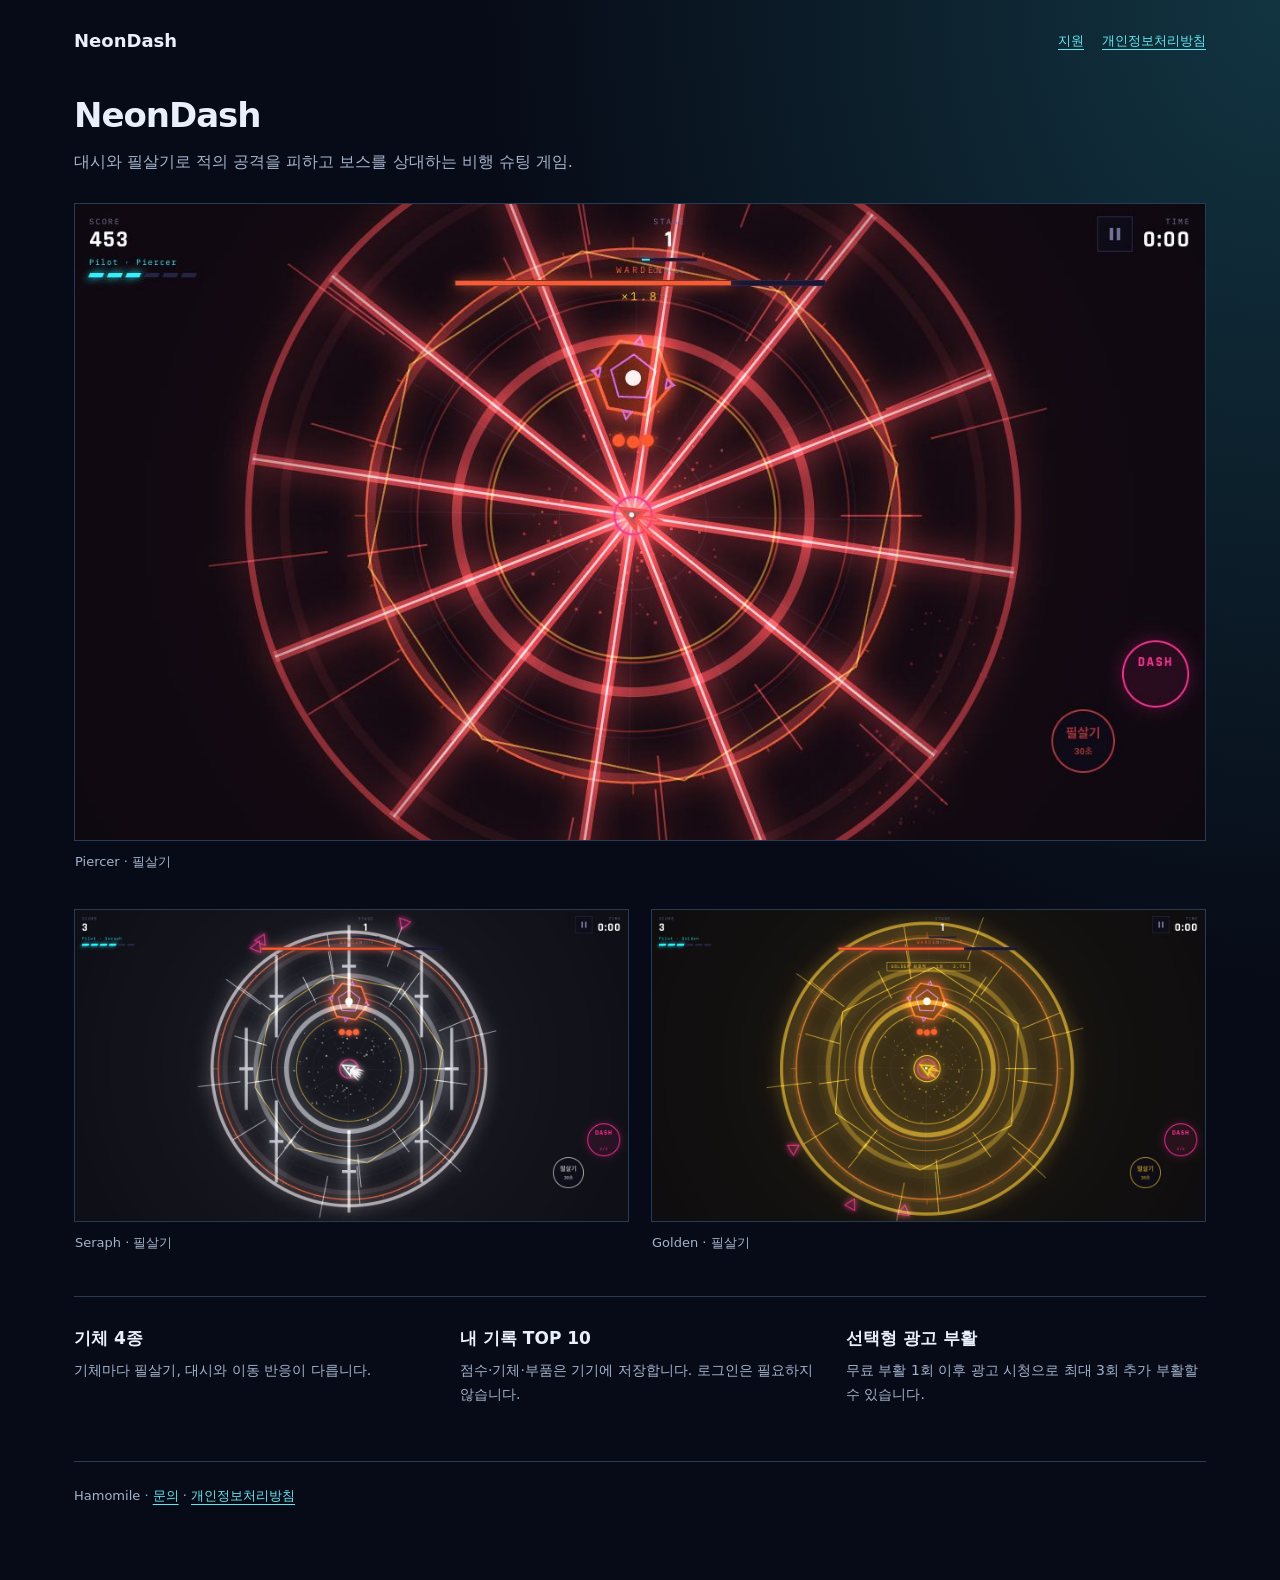
<file: index.html>
<!doctype html><html lang="ko"><head><meta charset="utf-8"><meta name="viewport" content="width=device-width,initial-scale=1"><meta name="description" content="NeonDash 비행 슈팅 게임의 플레이 화면, 지원 및 개인정보처리방침"><title>NeonDash · Hamomile</title><link rel="stylesheet" href="site.css"></head><body><main class="game-home"><header class="site-header"><span class="site-name">NeonDash</span><nav aria-label="사이트 메뉴"><a href="neondash-support.html">지원</a><a href="neondash-privacy.html">개인정보처리방침</a></nav></header><section class="game-intro"><h1>NeonDash</h1><p>대시와 필살기로 적의 공격을 피하고 보스를 상대하는 비행 슈팅 게임.</p></section><figure class="hero-shot"><img src="piercer-ultimate.jpg" alt="Piercer의 관통 광선 필살기를 사용하는 실제 게임 화면" width="1280" height="720"><figcaption>Piercer · 필살기</figcaption></figure><section class="shot-grid" aria-label="게임 플레이 화면"><figure><img src="seraph-ultimate.jpg" alt="Seraph의 필살기와 보스전 화면" width="1280" height="720" loading="lazy"><figcaption>Seraph · 필살기</figcaption></figure><figure><img src="golden-ultimate.jpg" alt="Golden의 금빛 충격파 필살기와 보호막 화면" width="1280" height="720" loading="lazy"><figcaption>Golden · 필살기</figcaption></figure></section><section class="game-facts"><div><h2>기체 4종</h2><p>기체마다 필살기, 대시와 이동 반응이 다릅니다.</p></div><div><h2>내 기록 TOP 10</h2><p>점수·기체·부품은 기기에 저장합니다. 로그인은 필요하지 않습니다.</p></div><div><h2>선택형 광고 부활</h2><p>무료 부활 1회 이후 광고 시청으로 최대 3회 추가 부활할 수 있습니다.</p></div></section><footer>Hamomile · <a href="neondash-support.html">문의</a> · <a href="neondash-privacy.html">개인정보처리방침</a></footer></main></body></html>
</file>
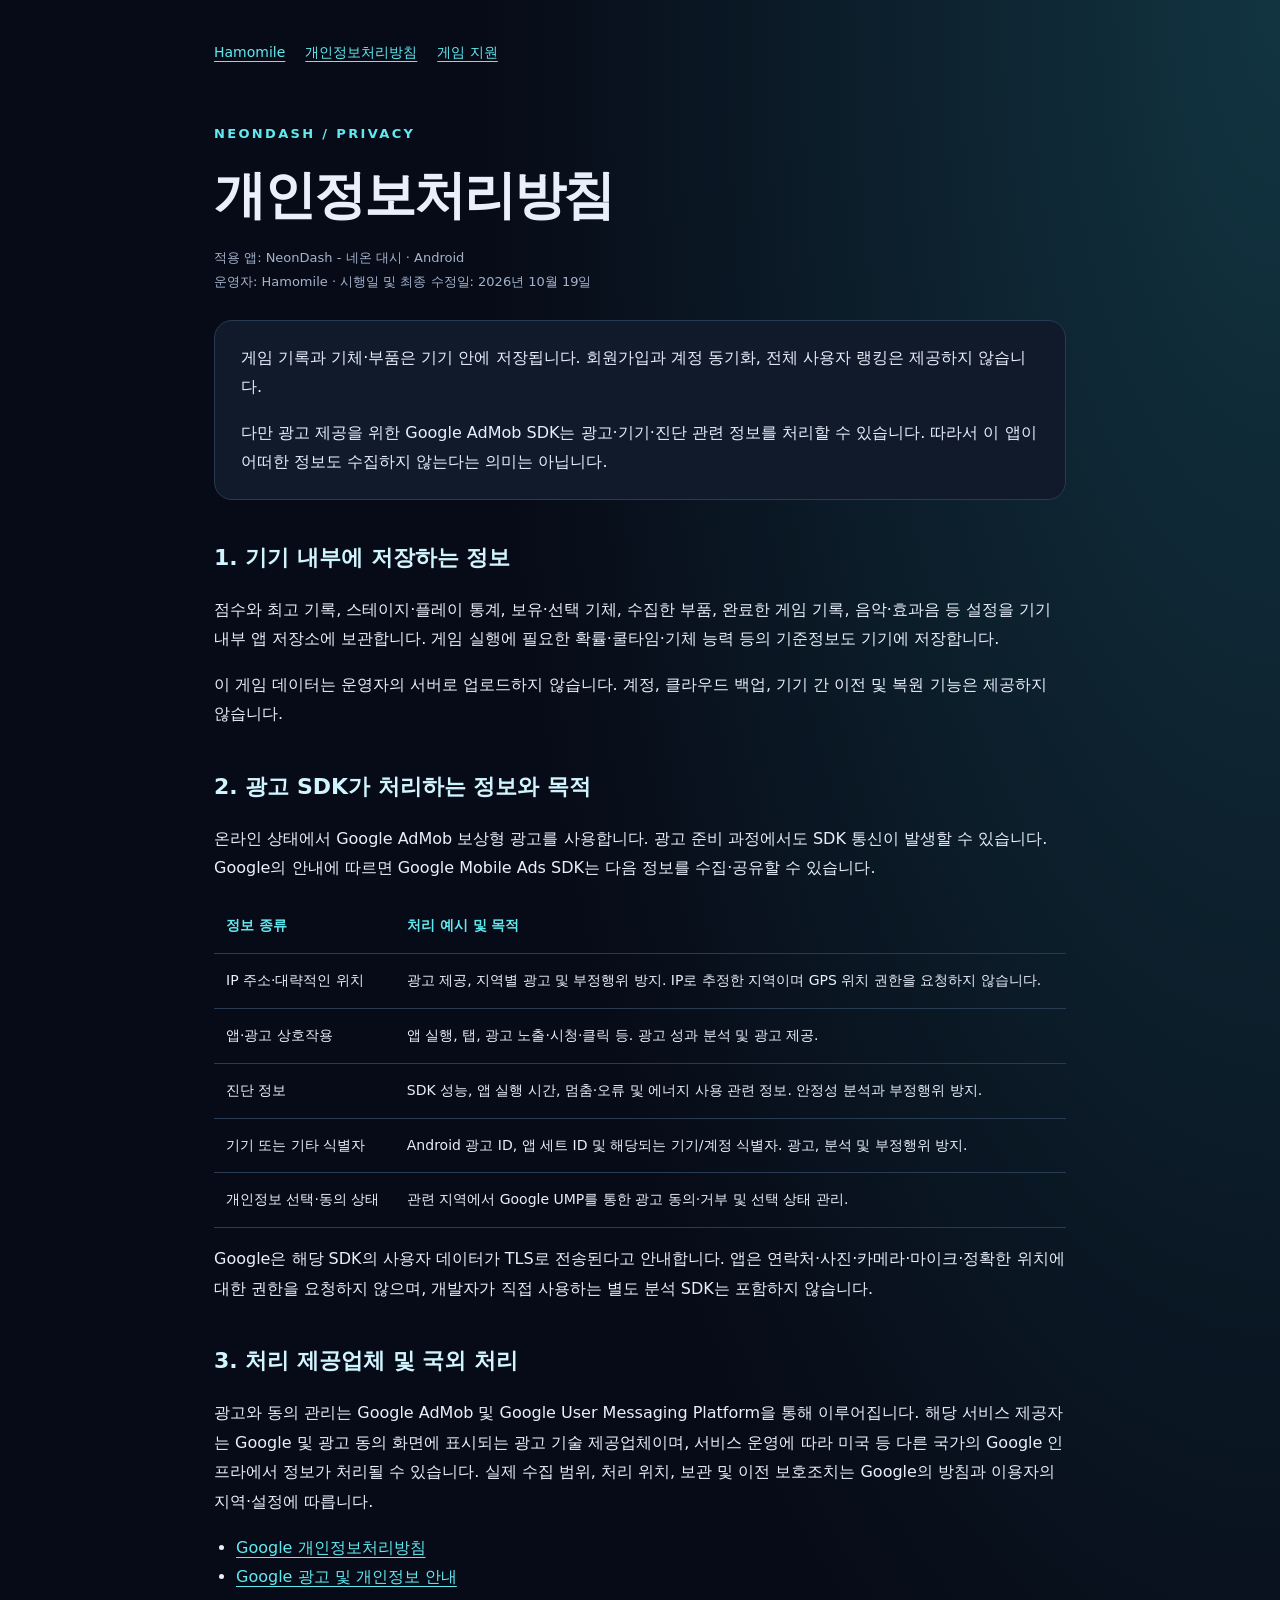
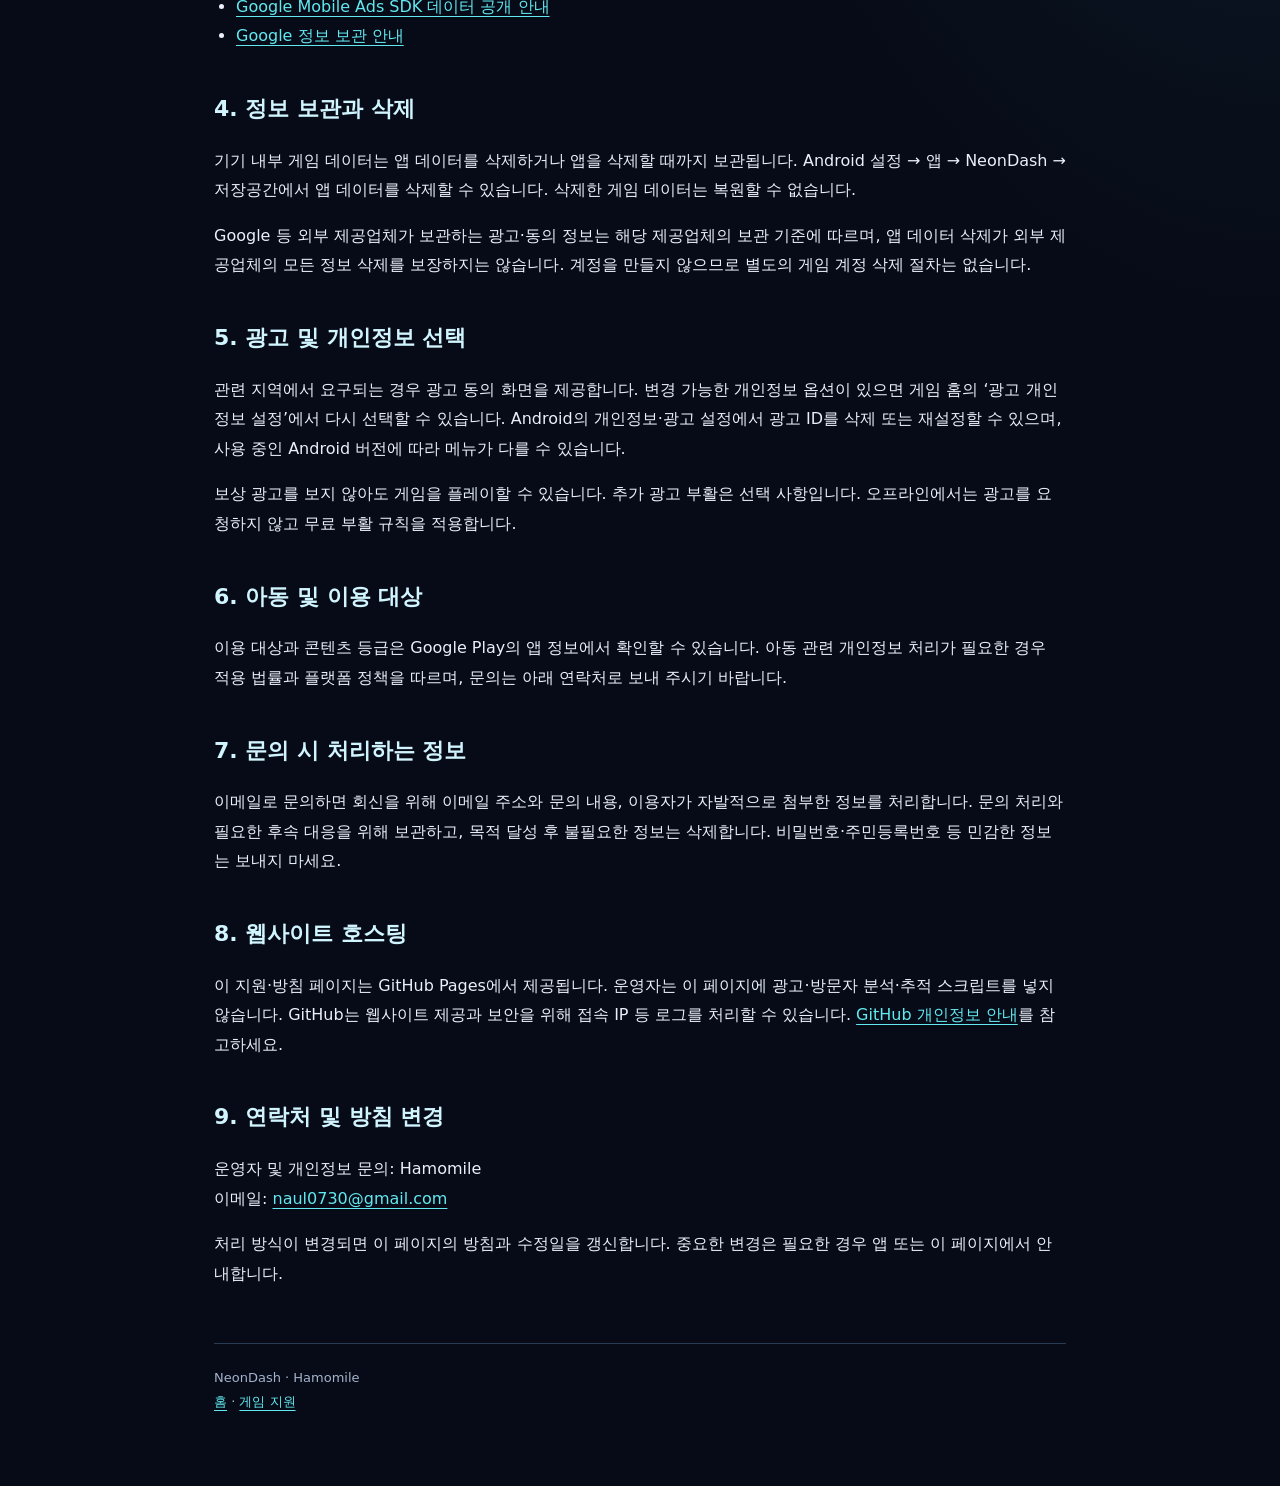
<file: neondash-privacy.html>
<!doctype html><html lang="ko"><head><meta charset="utf-8"><meta name="viewport" content="width=device-width,initial-scale=1"><meta name="description" content="NeonDash의 기기 내 저장, Google AdMob 광고 및 개인정보 처리 안내"><title>NeonDash 개인정보처리방침 · Hamomile</title><link rel="stylesheet" href="site.css"></head><body><main><nav aria-label="사이트 메뉴"><a href="index.html">Hamomile</a><a href="neondash-privacy.html" aria-current="page">개인정보처리방침</a><a href="neondash-support.html">게임 지원</a></nav><p class="brand">NEONDASH / PRIVACY</p><h1>개인정보처리방침</h1><p class="meta">적용 앱: NeonDash - 네온 대시 · Android<br>운영자: Hamomile · 시행일 및 최종 수정일: 2026년 10월 19일</p><div class="card"><p>게임 기록과 기체·부품은 기기 안에 저장됩니다. 회원가입과 계정 동기화, 전체 사용자 랭킹은 제공하지 않습니다.</p><p>다만 광고 제공을 위한 Google AdMob SDK는 광고·기기·진단 관련 정보를 처리할 수 있습니다. 따라서 이 앱이 어떠한 정보도 수집하지 않는다는 의미는 아닙니다.</p></div><h2>1. 기기 내부에 저장하는 정보</h2><p>점수와 최고 기록, 스테이지·플레이 통계, 보유·선택 기체, 수집한 부품, 완료한 게임 기록, 음악·효과음 등 설정을 기기 내부 앱 저장소에 보관합니다. 게임 실행에 필요한 확률·쿨타임·기체 능력 등의 기준정보도 기기에 저장합니다.</p><p>이 게임 데이터는 운영자의 서버로 업로드하지 않습니다. 계정, 클라우드 백업, 기기 간 이전 및 복원 기능은 제공하지 않습니다.</p><h2>2. 광고 SDK가 처리하는 정보와 목적</h2><p>온라인 상태에서 Google AdMob 보상형 광고를 사용합니다. 광고 준비 과정에서도 SDK 통신이 발생할 수 있습니다. Google의 안내에 따르면 Google Mobile Ads SDK는 다음 정보를 수집·공유할 수 있습니다.</p><div class="table-scroll"><table><thead><tr><th>정보 종류</th><th>처리 예시 및 목적</th></tr></thead><tbody><tr><td>IP 주소·대략적인 위치</td><td>광고 제공, 지역별 광고 및 부정행위 방지. IP로 추정한 지역이며 GPS 위치 권한을 요청하지 않습니다.</td></tr><tr><td>앱·광고 상호작용</td><td>앱 실행, 탭, 광고 노출·시청·클릭 등. 광고 성과 분석 및 광고 제공.</td></tr><tr><td>진단 정보</td><td>SDK 성능, 앱 실행 시간, 멈춤·오류 및 에너지 사용 관련 정보. 안정성 분석과 부정행위 방지.</td></tr><tr><td>기기 또는 기타 식별자</td><td>Android 광고 ID, 앱 세트 ID 및 해당되는 기기/계정 식별자. 광고, 분석 및 부정행위 방지.</td></tr><tr><td>개인정보 선택·동의 상태</td><td>관련 지역에서 Google UMP를 통한 광고 동의·거부 및 선택 상태 관리.</td></tr></tbody></table></div><p>Google은 해당 SDK의 사용자 데이터가 TLS로 전송된다고 안내합니다. 앱은 연락처·사진·카메라·마이크·정확한 위치에 대한 권한을 요청하지 않으며, 개발자가 직접 사용하는 별도 분석 SDK는 포함하지 않습니다.</p><h2>3. 처리 제공업체 및 국외 처리</h2><p>광고와 동의 관리는 Google AdMob 및 Google User Messaging Platform을 통해 이루어집니다. 해당 서비스 제공자는 Google 및 광고 동의 화면에 표시되는 광고 기술 제공업체이며, 서비스 운영에 따라 미국 등 다른 국가의 Google 인프라에서 정보가 처리될 수 있습니다. 실제 수집 범위, 처리 위치, 보관 및 이전 보호조치는 Google의 방침과 이용자의 지역·설정에 따릅니다.</p><ul><li><a href="https://policies.google.com/privacy?hl=ko">Google 개인정보처리방침</a></li><li><a href="https://policies.google.com/technologies/ads?hl=ko">Google 광고 및 개인정보 안내</a></li><li><a href="https://developers.google.com/admob/android/privacy/play-data-disclosure">Google Mobile Ads SDK 데이터 공개 안내</a></li><li><a href="https://policies.google.com/technologies/retention?hl=ko">Google 정보 보관 안내</a></li></ul><h2>4. 정보 보관과 삭제</h2><p>기기 내부 게임 데이터는 앱 데이터를 삭제하거나 앱을 삭제할 때까지 보관됩니다. Android 설정 → 앱 → NeonDash → 저장공간에서 앱 데이터를 삭제할 수 있습니다. 삭제한 게임 데이터는 복원할 수 없습니다.</p><p>Google 등 외부 제공업체가 보관하는 광고·동의 정보는 해당 제공업체의 보관 기준에 따르며, 앱 데이터 삭제가 외부 제공업체의 모든 정보 삭제를 보장하지는 않습니다. 계정을 만들지 않으므로 별도의 게임 계정 삭제 절차는 없습니다.</p><h2>5. 광고 및 개인정보 선택</h2><p>관련 지역에서 요구되는 경우 광고 동의 화면을 제공합니다. 변경 가능한 개인정보 옵션이 있으면 게임 홈의 ‘광고 개인정보 설정’에서 다시 선택할 수 있습니다. Android의 개인정보·광고 설정에서 광고 ID를 삭제 또는 재설정할 수 있으며, 사용 중인 Android 버전에 따라 메뉴가 다를 수 있습니다.</p><p>보상 광고를 보지 않아도 게임을 플레이할 수 있습니다. 추가 광고 부활은 선택 사항입니다. 오프라인에서는 광고를 요청하지 않고 무료 부활 규칙을 적용합니다.</p><h2>6. 아동 및 이용 대상</h2><p>이용 대상과 콘텐츠 등급은 Google Play의 앱 정보에서 확인할 수 있습니다. 아동 관련 개인정보 처리가 필요한 경우 적용 법률과 플랫폼 정책을 따르며, 문의는 아래 연락처로 보내 주시기 바랍니다.</p><h2>7. 문의 시 처리하는 정보</h2><p>이메일로 문의하면 회신을 위해 이메일 주소와 문의 내용, 이용자가 자발적으로 첨부한 정보를 처리합니다. 문의 처리와 필요한 후속 대응을 위해 보관하고, 목적 달성 후 불필요한 정보는 삭제합니다. 비밀번호·주민등록번호 등 민감한 정보는 보내지 마세요.</p><h2>8. 웹사이트 호스팅</h2><p>이 지원·방침 페이지는 GitHub Pages에서 제공됩니다. 운영자는 이 페이지에 광고·방문자 분석·추적 스크립트를 넣지 않습니다. GitHub는 웹사이트 제공과 보안을 위해 접속 IP 등 로그를 처리할 수 있습니다. <a href="https://docs.github.com/en/site-policy/privacy-policies/github-general-privacy-statement">GitHub 개인정보 안내</a>를 참고하세요.</p><h2>9. 연락처 및 방침 변경</h2><p>운영자 및 개인정보 문의: Hamomile<br>이메일: <a href="mailto:naul0730@gmail.com">naul0730@gmail.com</a></p><p>처리 방식이 변경되면 이 페이지의 방침과 수정일을 갱신합니다. 중요한 변경은 필요한 경우 앱 또는 이 페이지에서 안내합니다.</p><footer>NeonDash · Hamomile<br><a href="index.html">홈</a> · <a href="neondash-support.html">게임 지원</a></footer></main></body></html>
</file>
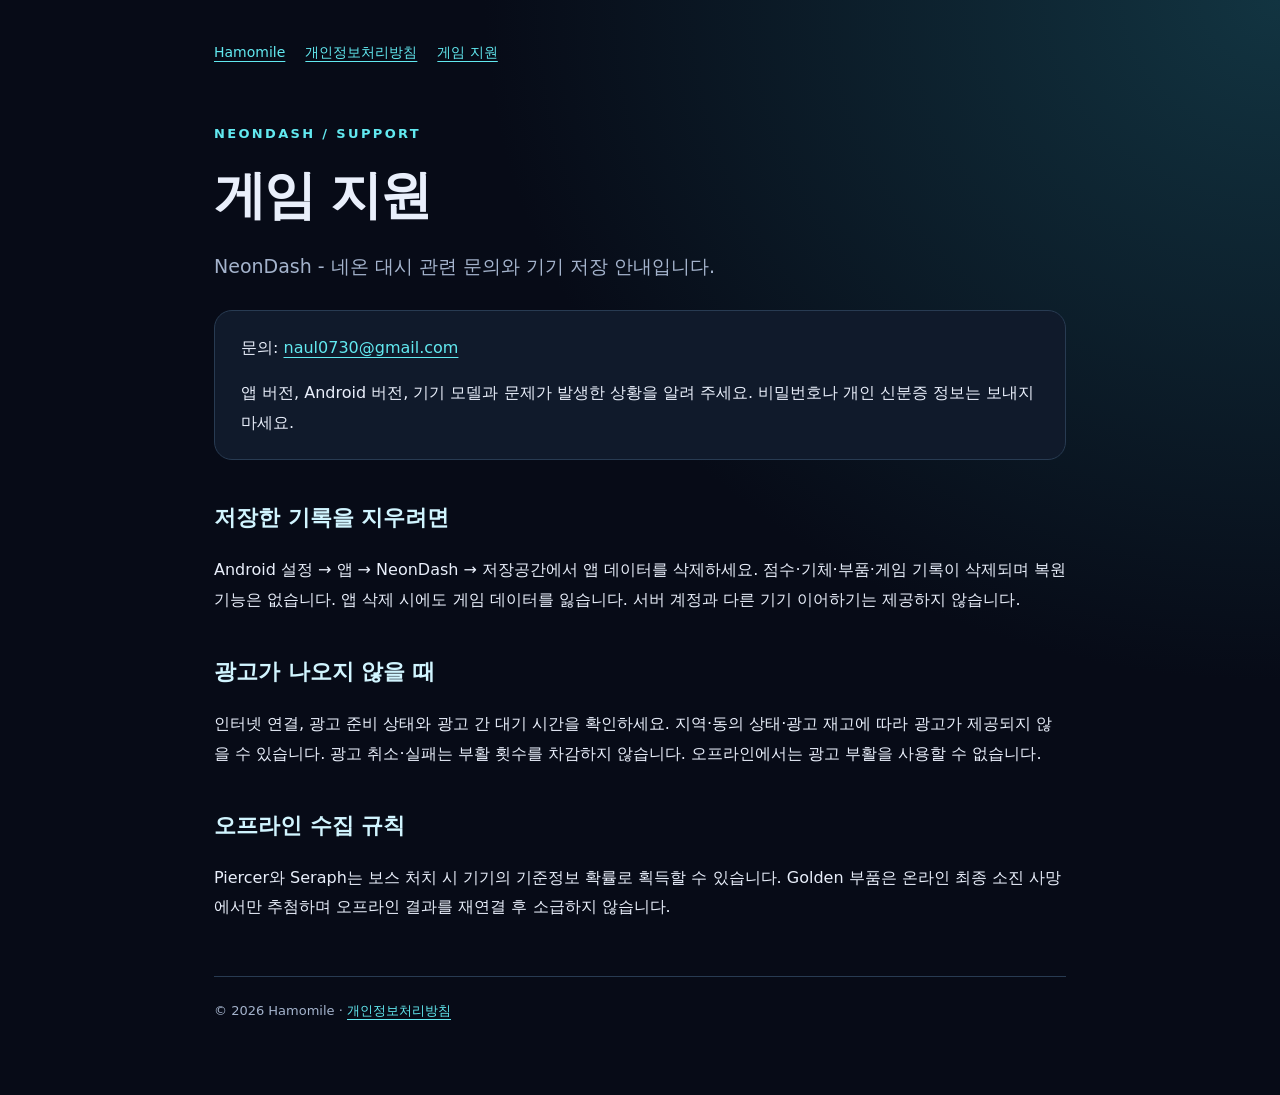
<file: neondash-support.html>
<!doctype html><html lang="ko"><head><meta charset="utf-8"><meta name="viewport" content="width=device-width,initial-scale=1"><title>NeonDash 게임 지원 · Hamomile</title><link rel="stylesheet" href="site.css"></head><body><main><nav aria-label="사이트 메뉴"><a href="index.html">Hamomile</a><a href="neondash-privacy.html">개인정보처리방침</a><a href="neondash-support.html" aria-current="page">게임 지원</a></nav><p class="brand">NEONDASH / SUPPORT</p><h1>게임 지원</h1><p class="lead">NeonDash - 네온 대시 관련 문의와 기기 저장 안내입니다.</p><div class="card"><p>문의: <a href="mailto:naul0730@gmail.com">naul0730@gmail.com</a></p><p>앱 버전, Android 버전, 기기 모델과 문제가 발생한 상황을 알려 주세요. 비밀번호나 개인 신분증 정보는 보내지 마세요.</p></div><h2>저장한 기록을 지우려면</h2><p>Android 설정 → 앱 → NeonDash → 저장공간에서 앱 데이터를 삭제하세요. 점수·기체·부품·게임 기록이 삭제되며 복원 기능은 없습니다. 앱 삭제 시에도 게임 데이터를 잃습니다. 서버 계정과 다른 기기 이어하기는 제공하지 않습니다.</p><h2>광고가 나오지 않을 때</h2><p>인터넷 연결, 광고 준비 상태와 광고 간 대기 시간을 확인하세요. 지역·동의 상태·광고 재고에 따라 광고가 제공되지 않을 수 있습니다. 광고 취소·실패는 부활 횟수를 차감하지 않습니다. 오프라인에서는 광고 부활을 사용할 수 없습니다.</p><h2>오프라인 수집 규칙</h2><p>Piercer와 Seraph는 보스 처치 시 기기의 기준정보 확률로 획득할 수 있습니다. Golden 부품은 온라인 최종 소진 사망에서만 추첨하며 오프라인 결과를 재연결 후 소급하지 않습니다.</p><footer>© 2026 Hamomile · <a href="neondash-privacy.html">개인정보처리방침</a></footer></main></body></html>
</file>
<file: site.css>
:root{color-scheme:dark;--bg:#070b17;--panel:#101a2b;--text:#e9effb;--muted:#a4b3cc;--line:#283b52;--cyan:#62e9f0}*{box-sizing:border-box}body{margin:0;background:radial-gradient(ellipse at top right,#123441 0,transparent 44%),var(--bg);color:var(--text);font:16px/1.85 system-ui,-apple-system,'Apple SD Gothic Neo','Malgun Gothic',sans-serif}main{max-width:900px;margin:auto;padding:40px 24px 72px}nav{display:flex;flex-wrap:wrap;gap:20px;margin-bottom:56px;font-size:14px}a{color:var(--cyan);text-underline-offset:4px}a:focus-visible{outline:2px solid var(--cyan);outline-offset:5px}.brand{font-size:13px;font-weight:750;letter-spacing:.18em;color:var(--cyan)}h1{font-size:clamp(32px,6vw,52px);line-height:1.3;letter-spacing:-.04em;margin:16px 0}h2{font-size:22px;margin:38px 0 12px;color:#d1f5ff}p,li{overflow-wrap:anywhere}.lead{font-size:19px;color:var(--muted);max-width:660px}.meta{font-size:13px;color:var(--muted)}.card{padding:22px 26px;border:1px solid var(--line);border-radius:18px;background:var(--panel);margin:26px 0}.card p:first-child{margin-top:0}.card p:last-child{margin-bottom:0}table{border-collapse:collapse;width:100%;font-size:14px}th,td{padding:14px 12px;vertical-align:top;text-align:left;border-bottom:1px solid var(--line)}th{color:var(--cyan)}.table-scroll{overflow-x:auto}ul{padding-left:22px}.actions{display:flex;gap:14px;flex-wrap:wrap;margin-top:30px}.actions a{border:1px solid #3e6473;border-radius:10px;padding:10px 18px;text-decoration:none}footer{margin-top:54px;padding-top:22px;border-top:1px solid var(--line);font-size:13px;color:var(--muted)}@media(max-width:520px){main{padding:26px 18px 48px}nav{margin-bottom:38px}.card{padding:18px}th,td{padding:10px 7px}}
.game-home{max-width:1180px;padding-top:24px}.site-header{display:flex;justify-content:space-between;align-items:center;gap:20px;margin-bottom:36px}.site-name{font-size:18px;font-weight:750}.site-header nav{margin:0;gap:18px;font-size:13px}.game-intro h1{font-size:34px;letter-spacing:-.03em;margin:0 0 10px}.game-intro p{margin:0 0 26px;color:var(--muted);font-size:16px}figure{margin:0}figure img{display:block;width:100%;height:auto;border:1px solid var(--line);background:#06060e}.hero-shot{margin-bottom:26px}figcaption{padding:9px 1px;color:var(--muted);font-size:13px}.shot-grid{display:grid;grid-template-columns:1fr 1fr;gap:22px}.game-facts{display:grid;grid-template-columns:repeat(3,1fr);gap:26px;margin-top:32px;padding-top:10px;border-top:1px solid var(--line)}.game-facts h2{font-size:17px;margin:16px 0 5px;color:var(--text)}.game-facts p{font-size:14px;color:var(--muted);line-height:1.7;margin:0}@media(max-width:650px){.site-header{align-items:flex-start;flex-direction:column;gap:12px;margin-bottom:28px}.shot-grid,.game-facts{grid-template-columns:1fr}.game-home{padding-left:14px;padding-right:14px}.game-intro h1{font-size:29px}.game-intro p{font-size:14px}.hero-shot{margin-bottom:12px}.game-facts{gap:10px;margin-top:22px}}
</file>
